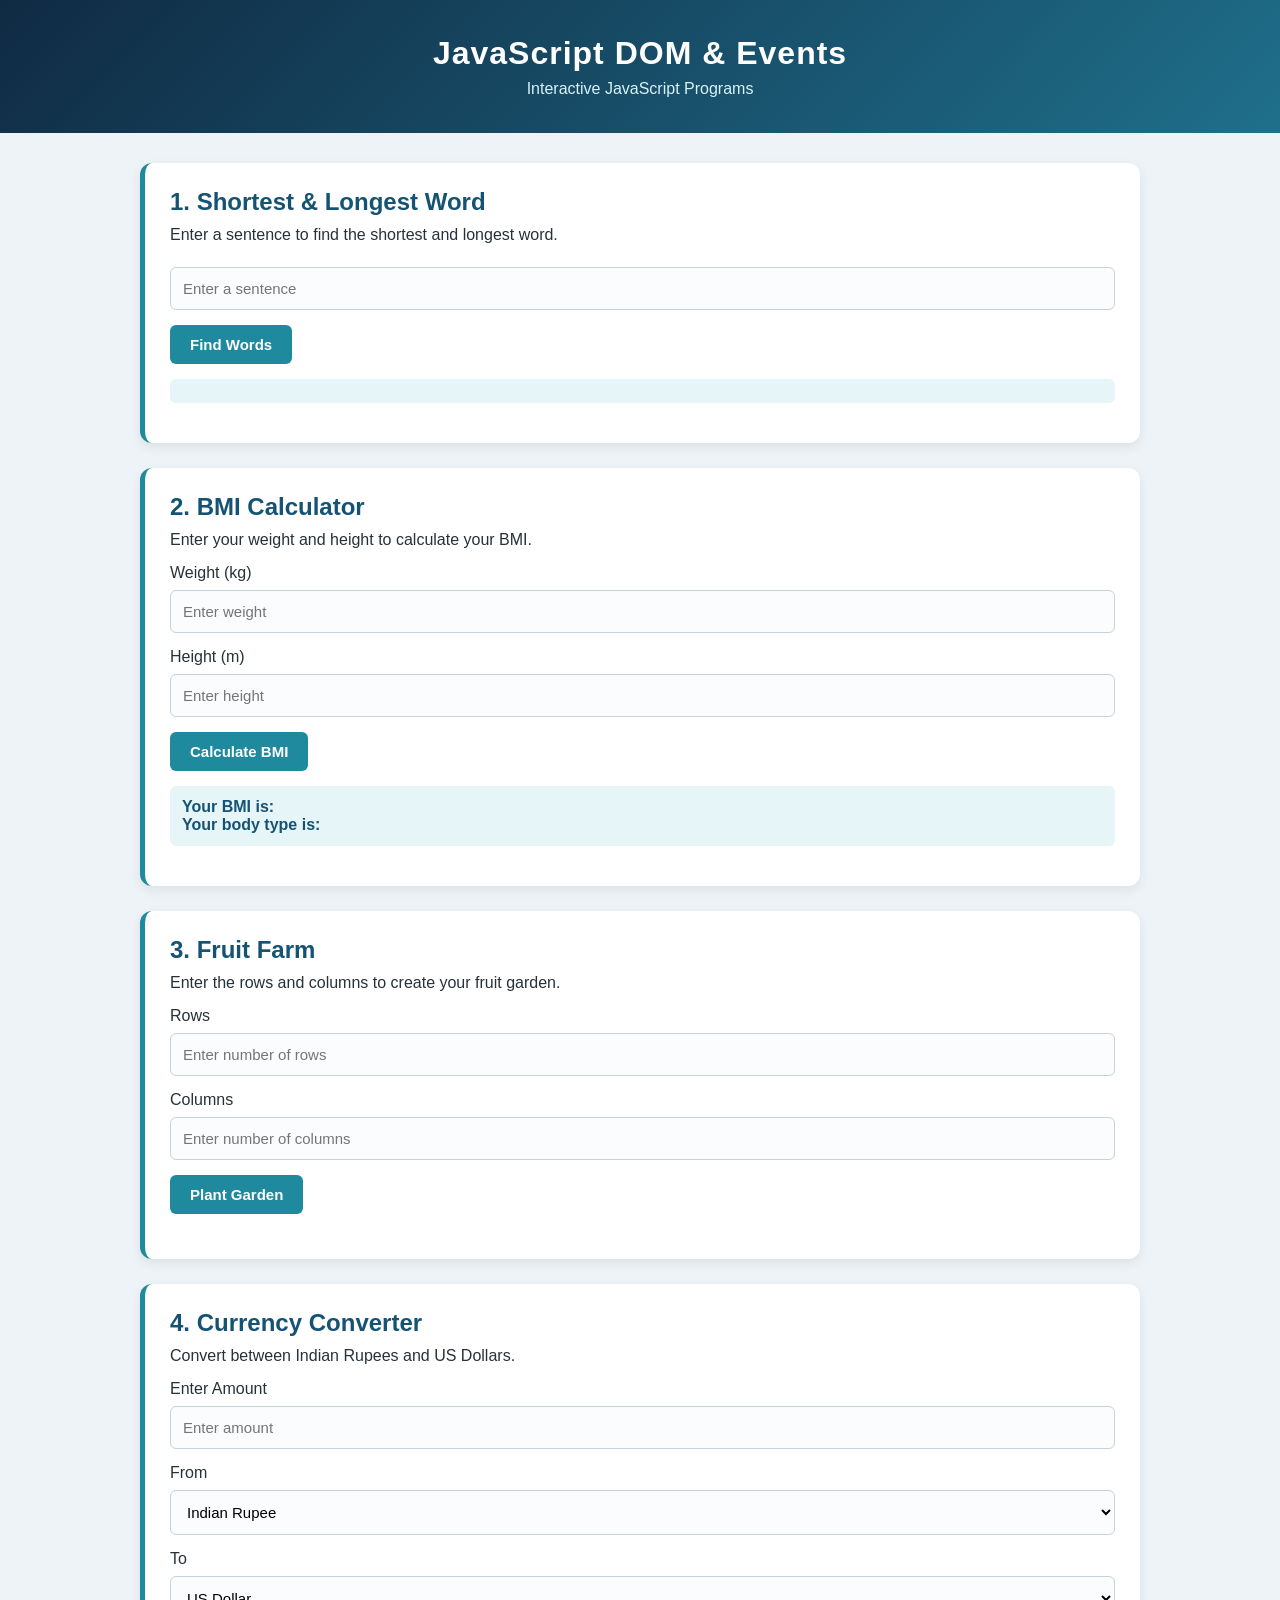
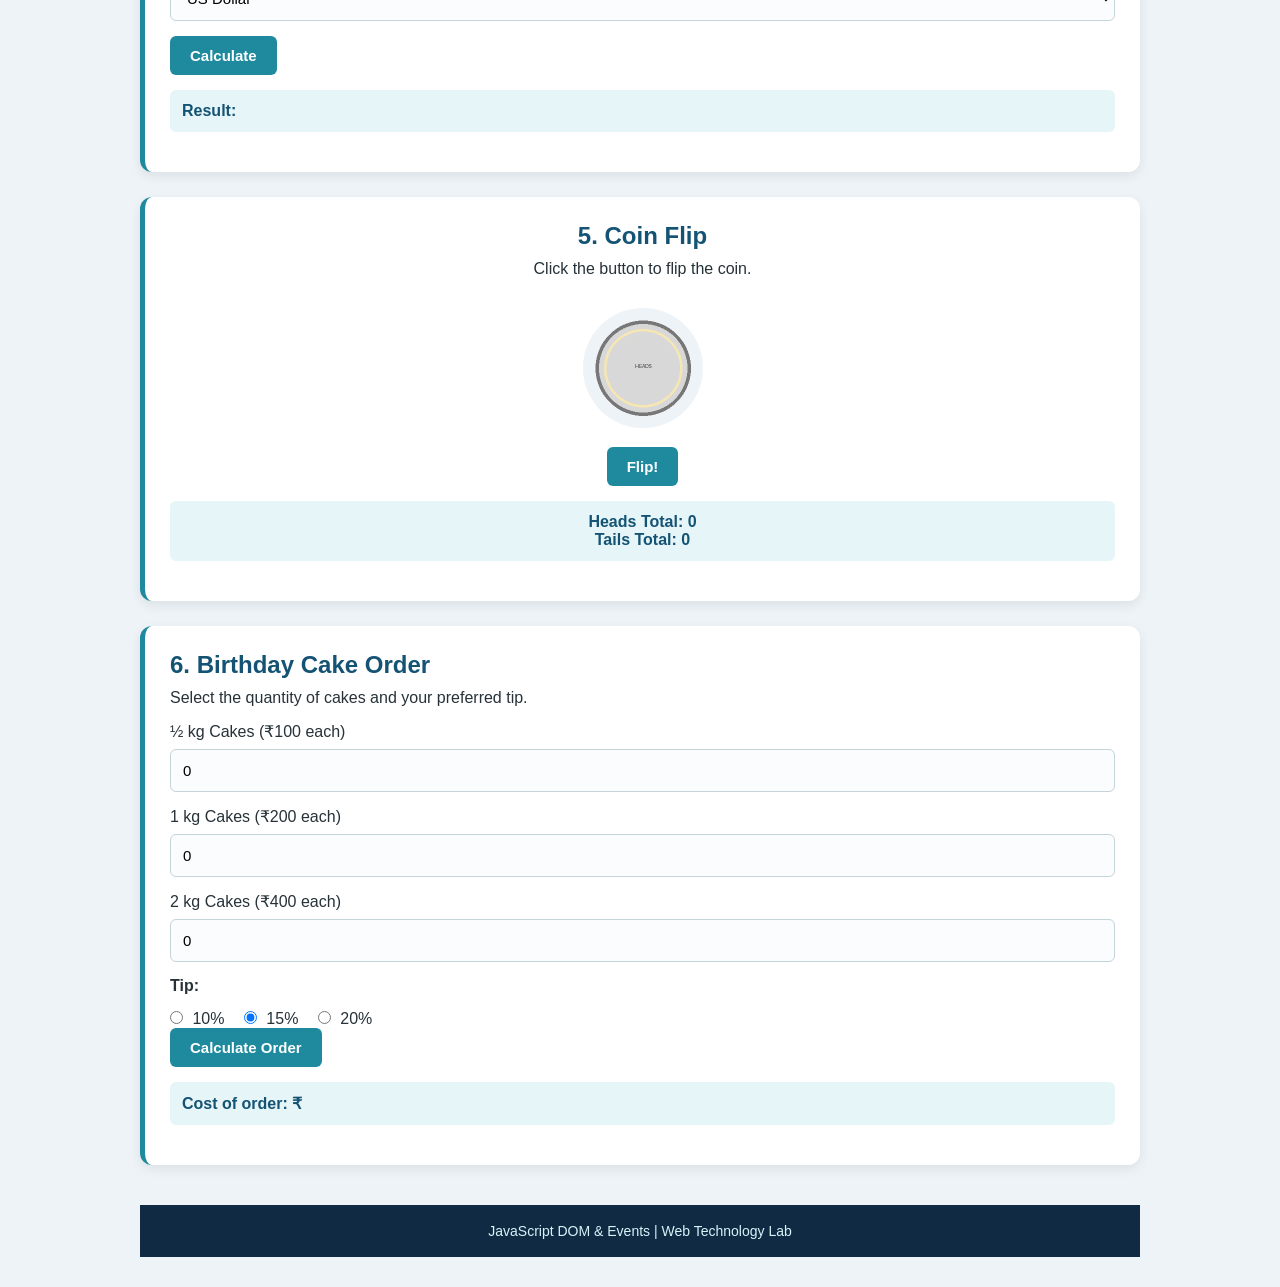
<file: ex-5/index.html>
<!DOCTYPE html>
<html lang="en">
<head>
<meta charset="UTF-8">
<meta name="viewport" content="width=device-width, initial-scale=1.0">


<title>JavaScript DOM & Events</title>


 

<link rel="stylesheet" href="style.css">
</head>


<body>


<!-- Main Header -->
<header>
<h1>JavaScript DOM & Events</h1>
<p>Interactive JavaScript Programs</p>
</header>


<!-- Main Content -->
<main>


<!-- Question 1 -->
<section class="card">
<h2>1. Shortest & Longest Word</h2>
<p>Enter a sentence to find the shortest and longest word.</p>


<input type="text" id="sentence" placeholder="Enter a sentence">

<button onclick="findWords()">Find Words</button>


<p id="wordResult"></p>
</section>



 

<!-- Question 2: BMI Calculator -->
<section class="card">
<h2>2. BMI Calculator</h2>
<p>Enter your weight and height to calculate your BMI.</p>


<label for="weight">Weight (kg)</label>
<input type="number" id="weight" placeholder="Enter weight">


<label for="height">Height (m)</label>
<input type="number" id="height" placeholder="Enter height">


<button onclick="calculateBMI()">Calculate BMI</button>


<p class="result">
Your BMI is: <span id="score"></span><br> Your body type is: <span id="type"></span>
</p>
</section>


<!-- Question 3: Fruit Farm -->
<section class="card">
<h2>3. Fruit Farm</h2>
<p>Enter the rows and columns to create your fruit garden.</p>


<label for="rows">Rows</label>
<input type="number" id="rows" placeholder="Enter number of rows" min="1">



 

<label for="columns">Columns</label>
<input type="number" id="columns" placeholder="Enter number of columns" min="1">


<button onclick="grow()">Plant Garden</button>


<div id="garden"></div>
</section>


<!-- Question 4: Currency Converter -->
<section class="card">
<h2>4. Currency Converter</h2>
<p>Convert between Indian Rupees and US Dollars.</p>


<label for="data">Enter Amount</label>
<input type="number" id="data" placeholder="Enter amount">


<label for="from">From</label>
<select id="from">
<option value="INR">Indian Rupee</option>
<option value="USD">US Dollar</option>
</select>


<label for="to">To</label>
<select id="to">
<option value="USD">US Dollar</option>
<option value="INR">Indian Rupee</option>
</select>

 



<button onclick="convert()">Calculate</button>


<p class="result">
Result: <span id="answer"></span>
</p>
</section>


<!-- Question 5: Coin Flip -->
<section class="card coin-card">
<h2>5. Coin Flip</h2>
<p>Click the button to flip the coin.</p>


<img src="heads.jpg" id="coin" alt="Coin">


<br>


<button id="flip">Flip!</button>


<p class="result">
Heads Total: <span id="num_heads">0</span><br> Tails Total: <span id="num_tails">0</span>
</p>
</section>


<!-- Question 6: Birthday Cake Order -->
<section class="card">

 

<h2>6. Birthday Cake Order</h2>
<p>Select the quantity of cakes and your preferred tip.</p>


<label for="small">½ kg Cakes (₹100 each)</label>
<input type="number" id="small" value="0" min="0">


<label for="medium">1 kg Cakes (₹200 each)</label>
<input type="number" id="medium" value="0" min="0">


<label for="large">2 kg Cakes (₹400 each)</label>
<input type="number" id="large" value="0" min="0">


<p><strong>Tip:</strong></p>


<label>
<input type="radio" name="tip" value="10"> 10%
</label>


<label>
<input type="radio" name="tip" value="15" checked> 15%
</label>


<label>
<input type="radio" name="tip" value="20"> 20%

 

</label>


<br>


<button id="submit">Calculate Order</button>


<p class="result">
Cost of order: ₹<span id="price"></span>
</p>
</section>


<!-- Footer -->
<footer>
<p>JavaScript DOM & Events | Web Technology Lab</p>
</footer>


<script src="script.js"></script>


</body>
</html>
</file>
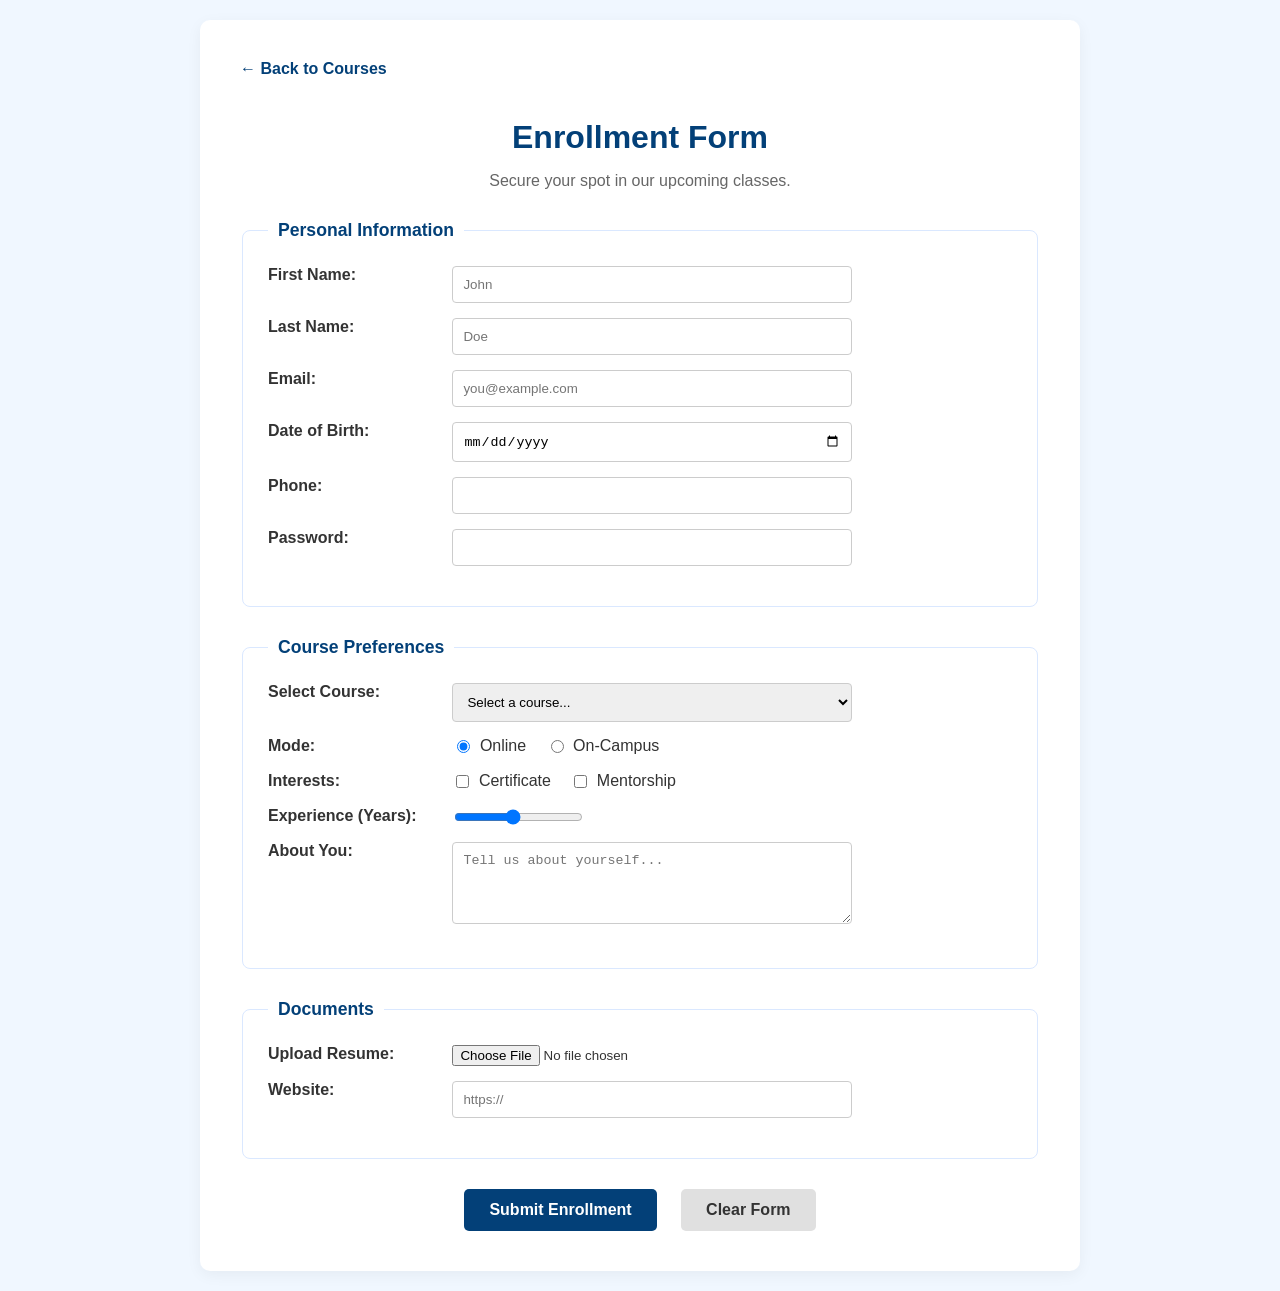
<file: enrollment-form.html>
<!DOCTYPE html>
<html lang="en">
<head>
    <meta charset="UTF-8">
    <meta name="viewport" content="width=device-width, initial-scale=1.0">
    <title>Course Enrollment Form</title>
    <style>
        body {
            font-family: Arial, sans-serif;
            background-color: #f0f7ff;
            margin: 0;
            padding: 20px;
            color: #333;
        }
        .container {
            max-width: 800px;
            margin: auto;
            background: white;
            padding: 40px;
            border-radius: 10px;
            box-shadow: 0 4px 15px rgba(0,0,0,0.05);
        }
        h1 {
            text-align: center;
            color: #034078;
            margin-bottom: 10px;
        }
        .subtitle {
            text-align: center;
            margin-bottom: 30px;
            color: #666;
        }
        fieldset {
            margin-bottom: 30px;
            padding: 25px;
            border: 1px solid #dae8ff;
            border-radius: 8px;
        }
        legend {
            font-weight: bold;
            color: #034078;
            padding: 0 10px;
            font-size: 1.1em;
        }
        .form-group {
            margin-bottom: 15px;
        }
        label {
            display: inline-block;
            width: 180px;
            font-weight: bold;
            vertical-align: top;
        }
        input[type="text"],
        input[type="email"],
        input[type="date"],
        input[type="tel"],
        input[type="password"],
        input[type="url"],
        select,
        textarea {
            width: calc(100% - 200px);
            padding: 10px;
            border: 1px solid #ccc;
            border-radius: 4px;
            max-width: 400px;
            box-sizing: border-box;
        }
        .radio-group, .checkbox-group {
            display: inline-block;
            width: calc(100% - 200px);
        }
        input[type="radio"],
        input[type="checkbox"] {
            margin-right: 5px;
        }
        .radio-group label, .checkbox-group label {
            width: auto;
            font-weight: normal;
            margin-right: 15px;
        }
        .buttons {
            text-align: center;
            margin-top: 30px;
        }
        input[type="submit"],
        input[type="reset"] {
            padding: 12px 25px;
            margin: 0 10px;
            border: none;
            border-radius: 5px;
            cursor: pointer;
            font-weight: bold;
            font-size: 16px;
        }
        input[type="submit"] {
            background-color: #034078;
            color: white;
        }
        input[type="submit"]:hover {
            background-color: #022a52;
        }
        input[type="reset"] {
            background-color: #e0e0e0;
            color: #333;
        }
        .back-link {
            display: inline-block;
            margin-bottom: 20px;
            color: #034078;
            text-decoration: none;
            font-weight: bold;
        }
        .back-link:hover {
            text-decoration: underline;
        }
    </style>
</head>
<body>

<div class="container">
    <a href="exp-1.html" class="back-link">&larr; Back to Courses</a>
    
    <h1>Enrollment Form</h1>
    <p class="subtitle">Secure your spot in our upcoming classes.</p>

    <form action="/action_page.php" method="get">

        <fieldset>
            <legend>Personal Information</legend>
            <div class="form-group">
                <label for="fname">First Name:</label>
                <input type="text" id="fname" name="fname" placeholder="John" required maxlength="50">
            </div>
            <div class="form-group">
                <label for="lname">Last Name:</label>
                <input type="text" id="lname" name="lname" placeholder="Doe" required maxlength="50">
            </div>
            <div class="form-group">
                <label for="email">Email:</label>
                <input type="email" id="email" name="email" placeholder="you@example.com" required>
            </div>
            <div class="form-group">
                <label for="dob">Date of Birth:</label>
                <input type="date" id="dob" name="dob" required max="2010-01-01">
            </div>
            <div class="form-group">
                <label for="phone">Phone:</label>
                <input type="tel" id="phone" name="phone" required pattern="[0-9]{10}" maxlength="10" minlength="10" title="Please enter exactly 10 digits">
            </div>
            <div class="form-group">
                <label for="pwd">Password:</label>
                <input type="password" id="pwd" name="pwd" required minlength="8">
            </div>
        </fieldset>

        <fieldset>
            <legend>Course Preferences</legend>
            <div class="form-group">
                <label for="course">Select Course:</label>
                <select id="course" name="course" required>
                    <option value="" disabled selected>Select a course...</option>
                    <option value="webdev">Intro to Web Development</option>
                    <option value="datasci">Data Fundamentals</option>
                    <option value="ux">UX Design Basics</option>
                </select>
            </div>
            <div class="form-group">
                <label>Mode:</label>
                <div class="radio-group">
                    <input type="radio" id="online" name="mode" value="online" checked required>
                    <label for="online">Online</label>
                    <input type="radio" id="campus" name="mode" value="campus" required>
                    <label for="campus">On-Campus</label>
                </div>
            </div>
            <div class="form-group">
                <label>Interests:</label>
                <div class="checkbox-group">
                    <input type="checkbox" id="cert" name="cert" value="certificate">
                    <label for="cert">Certificate</label>
                    <input type="checkbox" id="mentor" name="mentor" value="mentorship">
                    <label for="mentor">Mentorship</label>
                </div>
            </div>
            <div class="form-group">
                <label for="experience">Experience (Years):</label>
                <input type="range" id="experience" name="experience" min="1" max="10" value="5" style="width: auto; vertical-align: middle;">
            </div>
            <div class="form-group">
                <label for="bio">About You:</label>
                <textarea id="bio" name="bio" rows="4" placeholder="Tell us about yourself..." maxlength="500"></textarea>
            </div>
        </fieldset>

        <fieldset>
            <legend>Documents</legend>
            <div class="form-group">
                <label for="resume">Upload Resume:</label>
                <input type="file" id="resume" name="resume" required accept=".pdf,.doc,.docx" style="border: none; padding: 0;">
            </div>
            <div class="form-group">
                <label for="website">Website:</label>
                <input type="url" id="website" name="website" placeholder="https://" required>
            </div>
        </fieldset>

        <div class="buttons">
            <input type="submit" value="Submit Enrollment">
            <input type="reset" value="Clear Form">
        </div>

    </form>

</div>

</body>
</html>
</file>
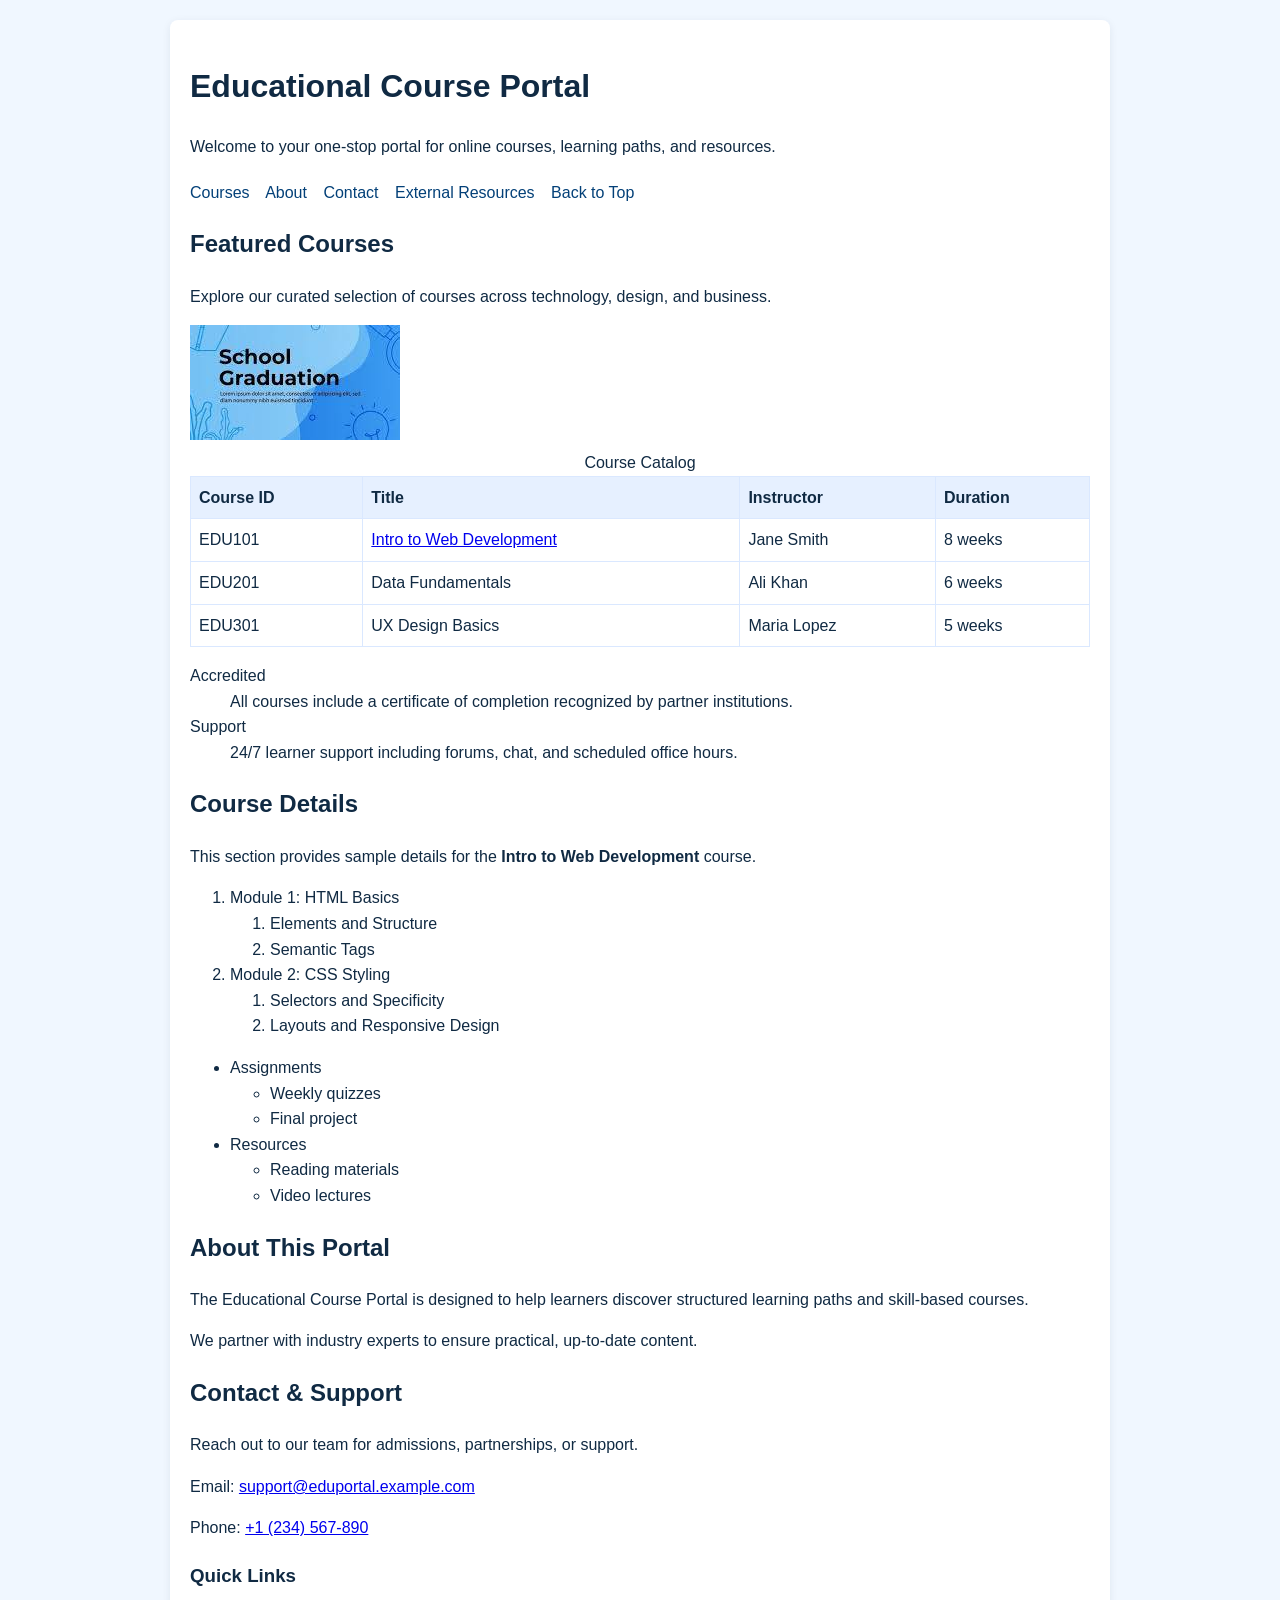
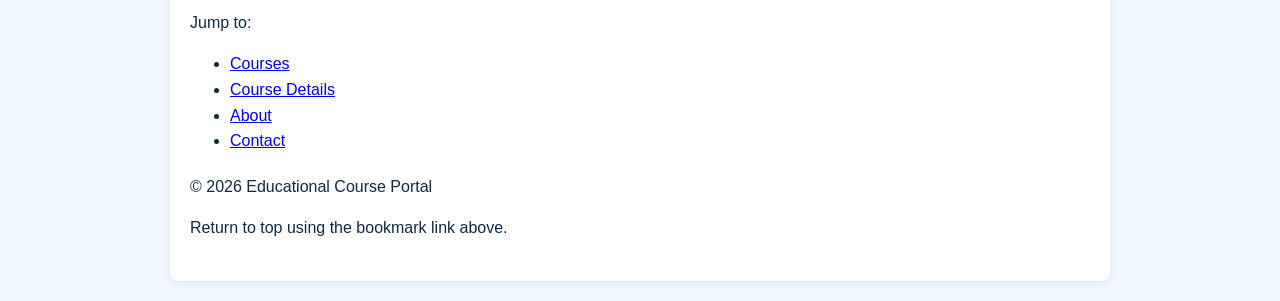
<file: ex-1.html>
<!DOCTYPE html>
<html lang="en">
<head>
  <meta charset="UTF-8">
  <meta name="viewport" content="width=device-width, initial-scale=1.0">
  <title>Educational Course Portal</title>
  <style>
    /* Internal CSS: background and text colors */
    body {
      background-color: #f0f7ff; /* light blue background */
      color: #102a43; /* dark navy text */
      font-family: Arial, Helvetica, sans-serif;
      line-height: 1.6;
      margin: 0;
      padding: 20px;
    }
    header, nav, main, footer, section, aside {
      margin-bottom: 20px;
    }
    .container {
      max-width: 900px;
      margin: 0 auto;
      background: #ffffff;
      padding: 20px;
      border-radius: 8px;
      box-shadow: 0 2px 8px rgba(16,42,67,0.08);
    }
    nav a { color: #034078; text-decoration: none; margin-right: 12px; }
    table { width: 100%; border-collapse: collapse; margin-top: 10px; }
    th, td { border: 1px solid #dae8ff; padding: 8px; text-align: left; }
    th { background: #e6f0ff; }
    img.course-thumb { max-width: 100%; height: auto; display: block; }
  </style>
</head>
<body>
  <div class="container">
    <!-- Header Module -->
    <header>
      <h1>Educational Course Portal</h1>
      <p>Welcome to your one-stop portal for online courses, learning paths, and resources.</p>
    </header>

    <!-- Navigation Module -->
    <nav>
      <a href="#courses">Courses</a> <!-- Internal link to section -->
      <a href="#about">About</a>
      <a href="#contact">Contact</a>
      <a href="https://www.example.com" target="_blank" rel="noopener">External Resources</a> <!-- External link -->
      <a href="#top">Back to Top</a> <!-- Bookmark link (to top) -->
    </nav>

    <!-- Main Content Module -->
    <main>
      <!-- Courses Section -->
      <section id="courses">
        <h2>Featured Courses</h2>
        <p>Explore our curated selection of courses across technology, design, and business.</p>

        <!-- Clickable image link -->
        <a href="#course-details">
          <img src="[data-uri]" alt="Banner: Learn with Us" class="course-thumb">
        </a>

        <!-- Course table -->
        <table>
          <caption>Course Catalog</caption>
          <thead>
            <tr>
              <th>Course ID</th>
              <th>Title</th>
              <th>Instructor</th>
              <th>Duration</th>
            </tr>
          </thead>
          <tbody>
            <tr>
              <td>EDU101</td>
              <td><a href="#course-details">Intro to Web Development</a></td>
              <td>Jane Smith</td>
              <td>8 weeks</td>
            </tr>
            <tr>
              <td>EDU201</td>
              <td>Data Fundamentals</td>
              <td>Ali Khan</td>
              <td>6 weeks</td>
            </tr>
            <tr>
              <td>EDU301</td>
              <td>UX Design Basics</td>
              <td>Maria Lopez</td>
              <td>5 weeks</td>
            </tr>
          </tbody>
        </table>

        <!-- Description list -->
        <dl>
          <dt>Accredited</dt>
          <dd>All courses include a certificate of completion recognized by partner institutions.</dd>
          <dt>Support</dt>
          <dd>24/7 learner support including forums, chat, and scheduled office hours.</dd>
        </dl>

      </section>

      <!-- Course Details Module -->
      <section id="course-details">
        <h2>Course Details</h2>
        <p>This section provides sample details for the <strong>Intro to Web Development</strong> course.</p>

        <!-- Ordered nested list -->
        <ol>
          <li>Module 1: HTML Basics
            <ol>
              <li>Elements and Structure</li>
              <li>Semantic Tags</li>
            </ol>
          </li>
          <li>Module 2: CSS Styling
            <ol>
              <li>Selectors and Specificity</li>
              <li>Layouts and Responsive Design</li>
            </ol>
          </li>
        </ol>

        <!-- Unordered nested list -->
        <ul>
          <li>Assignments
            <ul>
              <li>Weekly quizzes</li>
              <li>Final project</li>
            </ul>
          </li>
          <li>Resources
            <ul>
              <li>Reading materials</li>
              <li>Video lectures</li>
            </ul>
          </li>
        </ul>

      </section>

      <!-- About Module -->
      <section id="about">
        <h2>About This Portal</h2>
        <p>The Educational Course Portal is designed to help learners discover structured learning paths and skill-based courses.</p>
        <p>We partner with industry experts to ensure practical, up-to-date content.</p>
      </section>

      <!-- Contact Module -->
      <section id="contact">
        <h2>Contact & Support</h2>
        <p>Reach out to our team for admissions, partnerships, or support.</p>
        <p>Email: <a href="mailto:support@eduportal.example.com">support@eduportal.example.com</a></p> <!-- Email link -->
        <p>Phone: <a href="tel:+1234567890">+1 (234) 567-890</a></p> <!-- Phone link -->
      </section>

    </main>

    <!-- Sidebar Module -->
    <aside>
      <h3>Quick Links</h3>
      <div>
        <p>Jump to:</p>
        <ul>
          <li><a href="#courses">Courses</a></li>
          <li><a href="#course-details">Course Details</a></li>
          <li><a href="#about">About</a></li>
          <li><a href="#contact">Contact</a></li>
        </ul>
      </div>
    </aside>

    <!-- Footer Module -->
    <footer>
      <p>&copy; 2026 Educational Course Portal</p>
      <p id="top">Return to top using the bookmark link above.</p>
    </footer>

  </div>
</body>
</html>
</file>
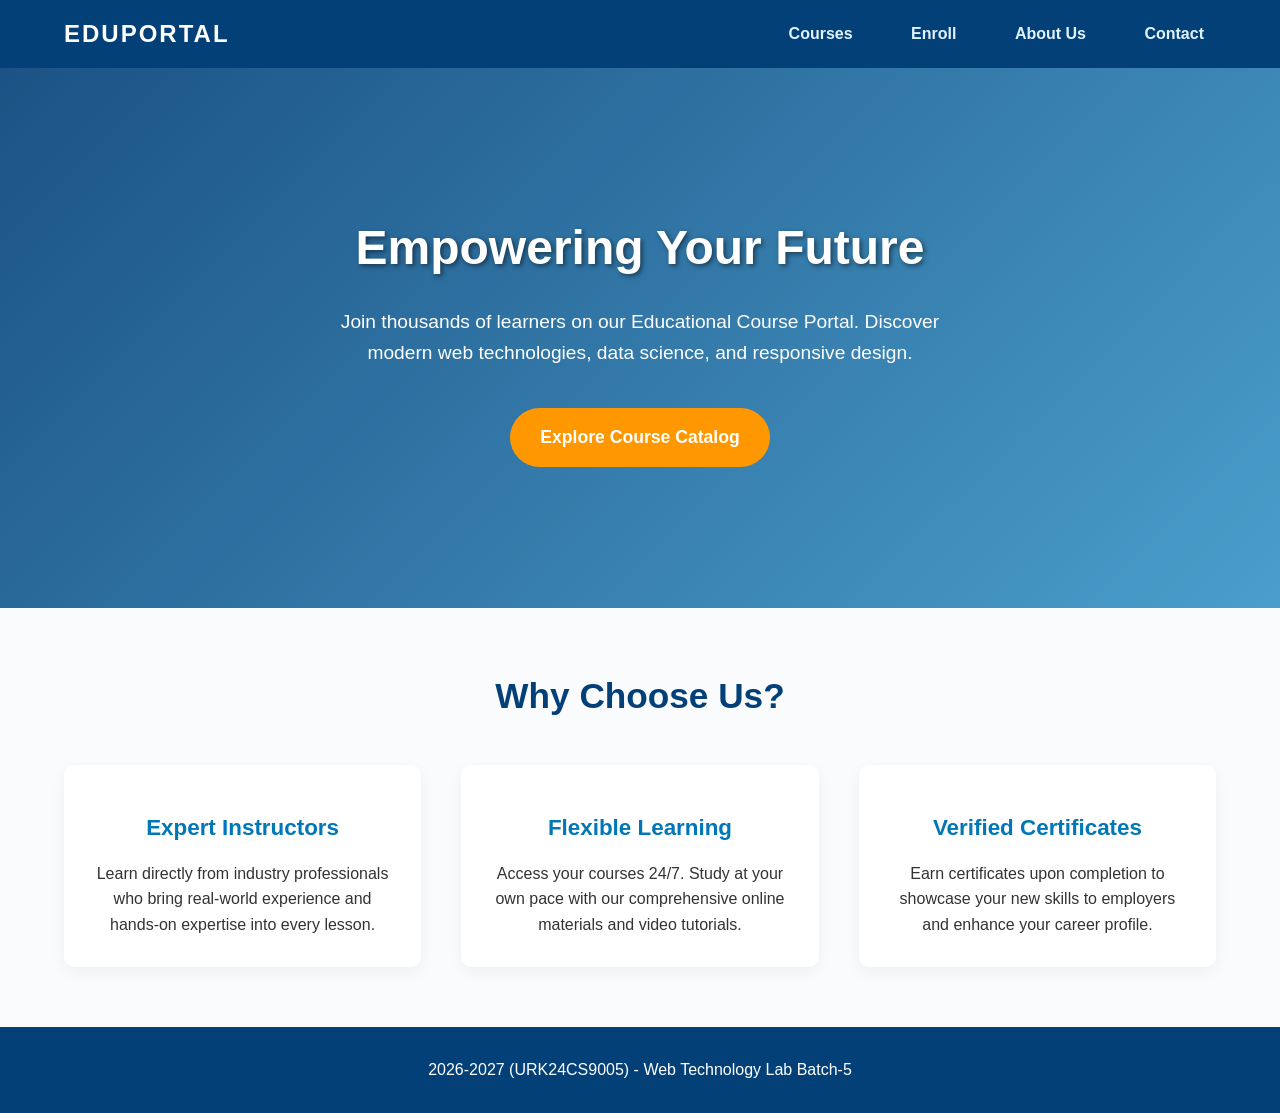
<file: exp-3.html>
<!DOCTYPE html>
<html lang="en">
<head>
    <meta charset="UTF-8">
    <meta name="viewport" content="width=device-width, initial-scale=1.0">
    <title>Educational Course Portal - About Us</title>

    <style>
        /* 
           Experiment 3: HTML5 + CSS3 Responsive Webpage
           Topics covered: Margin, padding, fonts, text, background, links, display, lists, width/height
        */

        /* =========================================
           1. Global Styles (Fonts, Margin, Padding)
           ========================================= */
        * {
            box-sizing: border-box;
            margin: 0;
            padding: 0;
        }

        body {
            /* Fonts */
            font-family: 'Segoe UI', Tahoma, Geneva, Verdana, sans-serif;
            font-size: 16px;
            line-height: 1.6;
            color: #333;
            
            /* Background */
            background-color: #f9fbfd;
        }

        /* =========================================
           2. Navigation (Lists, Display, Links, Background)
           ========================================= */
        nav {
            background-color: #034078;
            padding: 15px 5%;
            /* Display & Width */
            display: flex;
            justify-content: space-between;
            align-items: center;
            width: 100%;
        }

        .logo {
            color: #ffffff;
            font-size: 1.5rem;
            font-weight: bold;
            /* Text styling */
            text-transform: uppercase;
            letter-spacing: 2px;
        }

        /* Lists */
        .nav-links {
            list-style-type: none; /* Removing default bullet points */
        }

        .nav-links li {
            /* Display */
            display: inline-block; /* Horizontal list */
            margin-left: 30px;
        }

        /* Links */
        .nav-links a {
            color: #e0f2fe;
            text-decoration: none; /* Removing underline */
            font-weight: 600;
            padding: 8px 12px;
            transition: all 0.3s ease;
        }

        .nav-links a:hover {
            color: #ffffff;
            background-color: #001f3f;
            border-radius: 4px;
        }

        /* =========================================
           3. Hero Section (Height, Background, Text)
           ========================================= */
        .hero {
            /* Width/Height */
            width: 100%;
            height: 60vh; /* Viewport height */
            
            /* Background (Linear Gradient) */
            background: linear-gradient(135deg, rgba(3, 64, 120, 0.9), rgba(0, 119, 182, 0.7)),
                        url('https://images.unsplash.com/photo-1519389950473-47ba0277781c') center/cover no-repeat;
            
            /* Display */
            display: flex;
            flex-direction: column;
            justify-content: center;
            align-items: center;
            
            /* Text */
            text-align: center;
            color: #ffffff;
            padding: 0 20px;
        }

        .hero h1 {
            font-size: 3rem;
            margin-bottom: 20px;
            /* Text shadow for readability */
            text-shadow: 2px 2px 5px rgba(0,0,0,0.5);
        }

        .hero p {
            font-size: 1.2rem;
            max-width: 600px;
            margin-bottom: 30px;
        }

        /* Call to Action Button */
        .cta-btn {
            display: inline-block;
            background-color: #ff9800;
            color: white;
            padding: 15px 30px;
            text-decoration: none;
            font-weight: bold;
            font-size: 1.1rem;
            border-radius: 50px;
            /* Margin */
            margin-top: 10px;
            transition: background-color 0.3s, transform 0.2s;
        }

        .cta-btn:hover {
            background-color: #f57c00;
            transform: translateY(-3px);
        }

        /* =========================================
           4. Main Content (Width, Margin, Padding)
           ========================================= */
        .container {
            /* Width & centering */
            width: 90%;
            max-width: 1200px;
            margin: 60px auto;
        }

        .section-title {
            text-align: center;
            font-size: 2.2rem;
            color: #034078;
            margin-bottom: 40px;
            /* Text underline alternative */
            position: relative;
        }

        /* Feature Grid (Display) */
        .features {
            display: flex;
            justify-content: space-between;
            gap: 30px;
        }

        .feature-card {
            background-color: #ffffff;
            padding: 30px;
            border-radius: 10px;
            box-shadow: 0 5px 15px rgba(0,0,0,0.05);
            /* Width distribution */
            width: 31%;
            text-align: center;
            transition: transform 0.3s;
        }

        .feature-card:hover {
            transform: translateY(-10px);
        }

        .feature-card h3 {
            color: #0077b6;
            margin: 15px 0;
            font-size: 1.4rem;
        }

        /* =========================================
           5. Responsive Design (Media Queries)
           ========================================= */
        
        /* Tablet view */
        @media (max-width: 992px) {
            .features {
                flex-wrap: wrap;
                justify-content: center;
            }
            .feature-card {
                width: 45%;
            }
        }

        /* Mobile view */
        @media (max-width: 768px) {
            nav {
                flex-direction: column;
                padding: 15px;
            }
            .nav-links {
                margin-top: 20px;
            }
            .nav-links li {
                display: block;
                margin: 10px 0;
                text-align: center;
            }
            .hero h1 {
                font-size: 2.2rem;
            }
            .feature-card {
                width: 100%;
            }
        }
    </style>
</head>
<body>

    <!-- Navigation Header -->
    <nav>
        <div class="logo">EduPortal</div>
        <ul class="nav-links">
            <li><a href="exp-1.html">Courses</a></li>
            <li><a href="enrollment-form.html">Enroll</a></li>
            <li><a href="#">About Us</a></li>
            <li><a href="#">Contact</a></li>
        </ul>
    </nav>

    <!-- Hero Banner -->
    <header class="hero">
        <h1>Empowering Your Future</h1>
        <p>Join thousands of learners on our Educational Course Portal. Discover modern web technologies, data science, and responsive design.</p>
        <a href="exp-1.html" class="cta-btn">Explore Course Catalog</a>
    </header>

    <!-- Main Content Grid -->
    <main class="container">
        <h2 class="section-title">Why Choose Us?</h2>
        
        <div class="features">
            <!-- Card 1 -->
            <div class="feature-card">
                <h3>Expert Instructors</h3>
                <p>Learn directly from industry professionals who bring real-world experience and hands-on expertise into every lesson.</p>
            </div>
            
            <!-- Card 2 -->
            <div class="feature-card">
                <h3>Flexible Learning</h3>
                <p>Access your courses 24/7. Study at your own pace with our comprehensive online materials and video tutorials.</p>
            </div>
            
            <!-- Card 3 -->
            <div class="feature-card">
                <h3>Verified Certificates</h3>
                <p>Earn certificates upon completion to showcase your new skills to employers and enhance your career profile.</p>
            </div>
        </div>
    </main>

    <!-- Footer -->
    <footer style="text-align: center; padding: 30px; background-color: #034078; color: white; margin-top: 40px;">
        <p>2026-2027 (URK24CS9005) - Web Technology Lab Batch-5</p>
    </footer>

</body>
</html>
</file>
<file: ex-5/style.css>
* {
margin: 0;
padding: 0;
box-sizing: border-box;
font-family: Arial, sans-serif;
}

 



body {
background-color: #eef3f7; color: #263238;
}


/* Header */ header {
background: linear-gradient(135deg, #102a43, #1f6f8b); color: white;
text-align: center; padding: 35px 20px;
}


header h1 {
font-size: 32px; margin-bottom: 8px; letter-spacing: 1px;
}


header p {
font-size: 16px; color: #d8f3f7;
}


/* Main Content */ main {

 

width: 90%;
max-width: 1000px; margin: 30px auto;
}


/* Program Cards */
.card {
background-color: white; padding: 25px;
margin-bottom: 25px; border-radius: 12px;
border-left: 5px solid #1f8a9e;
box-shadow: 0 4px 12px rgba(0, 0, 0, 0.08);
}


.card h2 {
color: #145374; margin-bottom: 10px;
}


.card p {
margin-bottom: 15px;
}


/* Input Fields */ input[type="text"], input[type="number"],
 

input[type="email"], input[type="password"], select {
width: 100%; padding: 12px; margin: 8px 0 15px;
border: 1px solid #c5d3da; border-radius: 6px;
font-size: 15px; background-color: #fafcfd;
}


input:focus, select:focus {
outline: none;
border-color: #1f8a9e;
box-shadow: 0 0 5px rgba(31, 138, 158, 0.2);
}


/* Buttons */ button {
background-color: #1f8a9e; color: white;
border: none; padding: 11px 20px; border-radius: 6px; cursor: pointer;

 

font-size: 15px; font-weight: bold; transition: 0.3s;
}


button:hover {
background-color: #145374; transform: translateY(-2px);
}


/* Results */ #wordResult,
.result {
margin-top: 15px; padding: 12px;
background-color: #e6f5f7; border-radius: 6px;
color: #145374; font-weight: bold;
}


/* Fruit Garden */ #garden {
margin-top: 20px; text-align: center;
}



 

#garden img { margin: 5px; border-radius: 8px; object-fit: cover;
box-shadow: 0 3px 8px rgba(0, 0, 0, 0.2);
}


/* Coin Flip */
.coin-card {
text-align: center;
}


#coin {
width: 120px; height: 120px; object-fit: cover; margin: 15px; border-radius: 50%;
}


/* Radio Buttons */
.card label {
margin-right: 15px;
}


.card input[type="radio"] { width: auto;

 

margin-right: 5px;
}


/* Footer */ footer {
text-align: center; background-color: #102a43; color: #d8f3f7;
padding: 18px; margin-top: 40px;
}


footer p {
font-size: 14px;
}


/* Responsive Design */
@media screen and (max-width: 600px) {


main {
width: 95%;
}


header h1 {
font-size: 26px;
}



 

.card {
padding: 20px;
}
}
</file>
